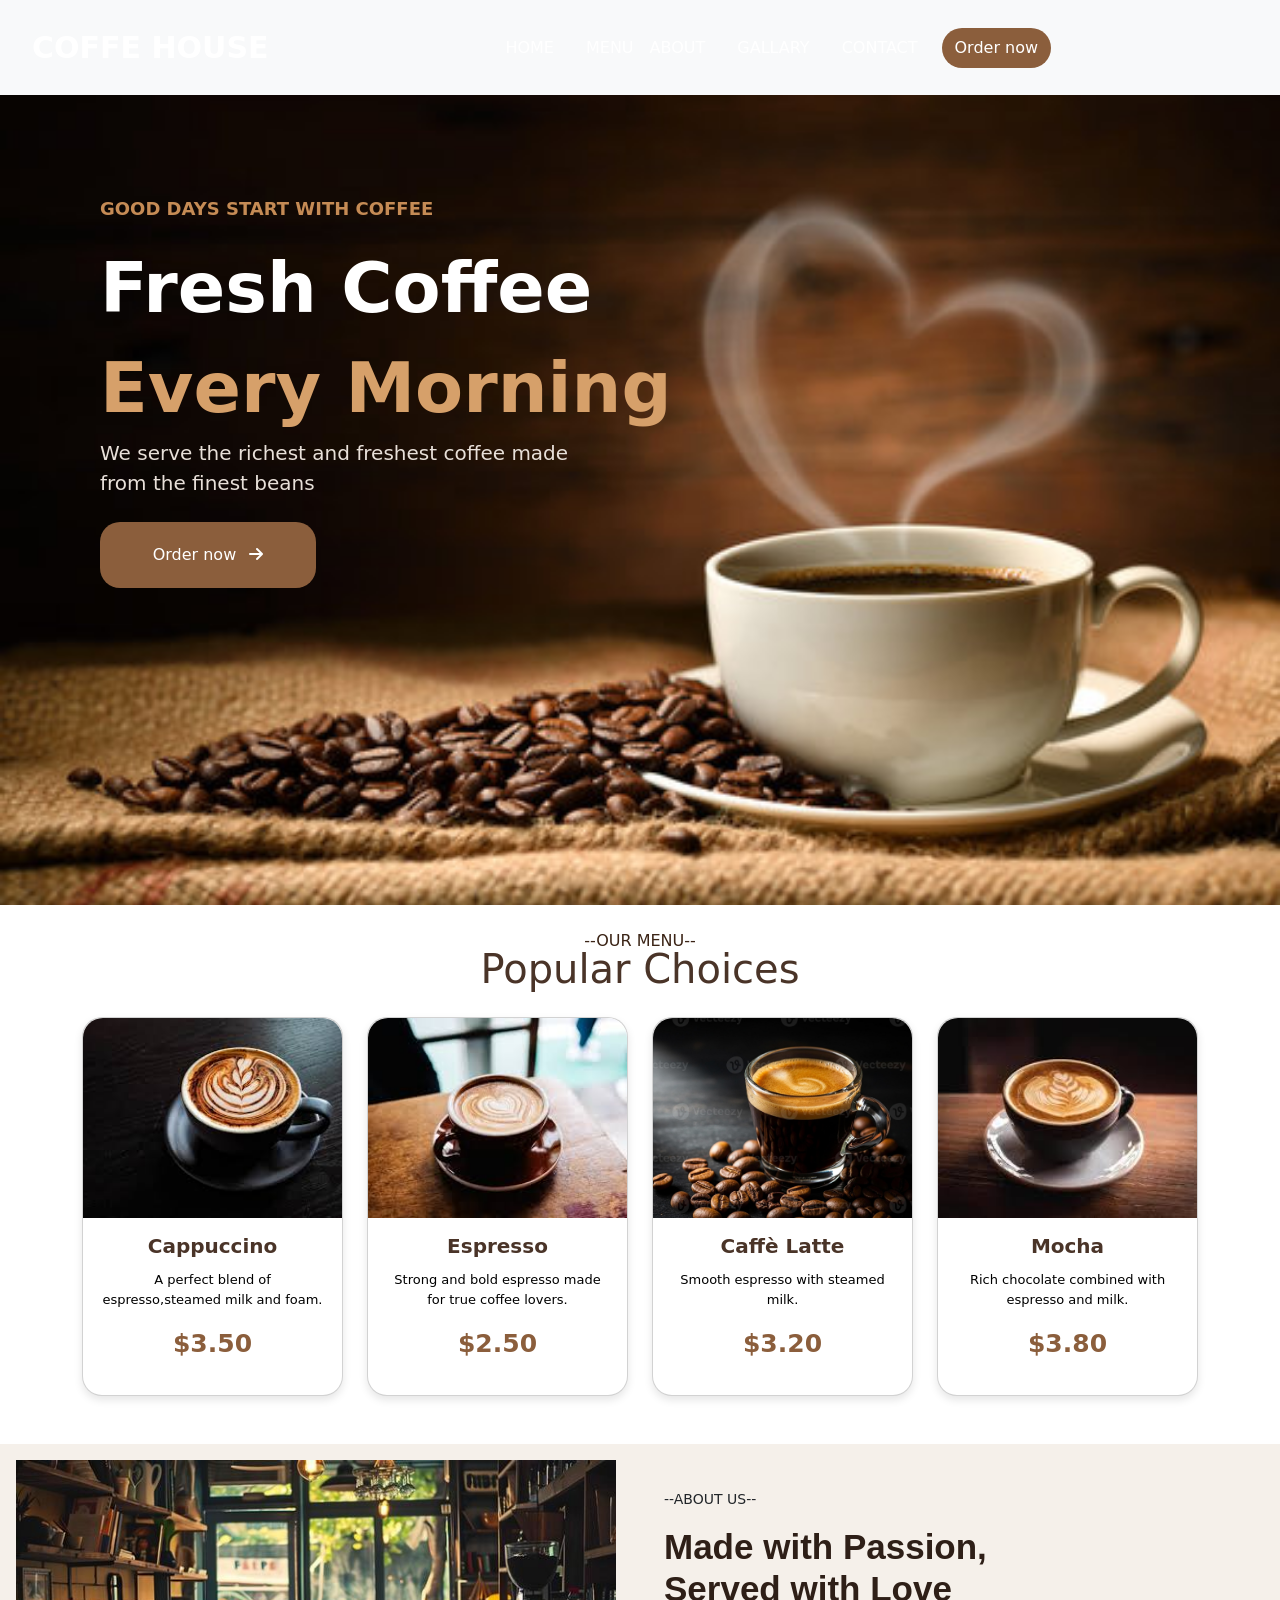
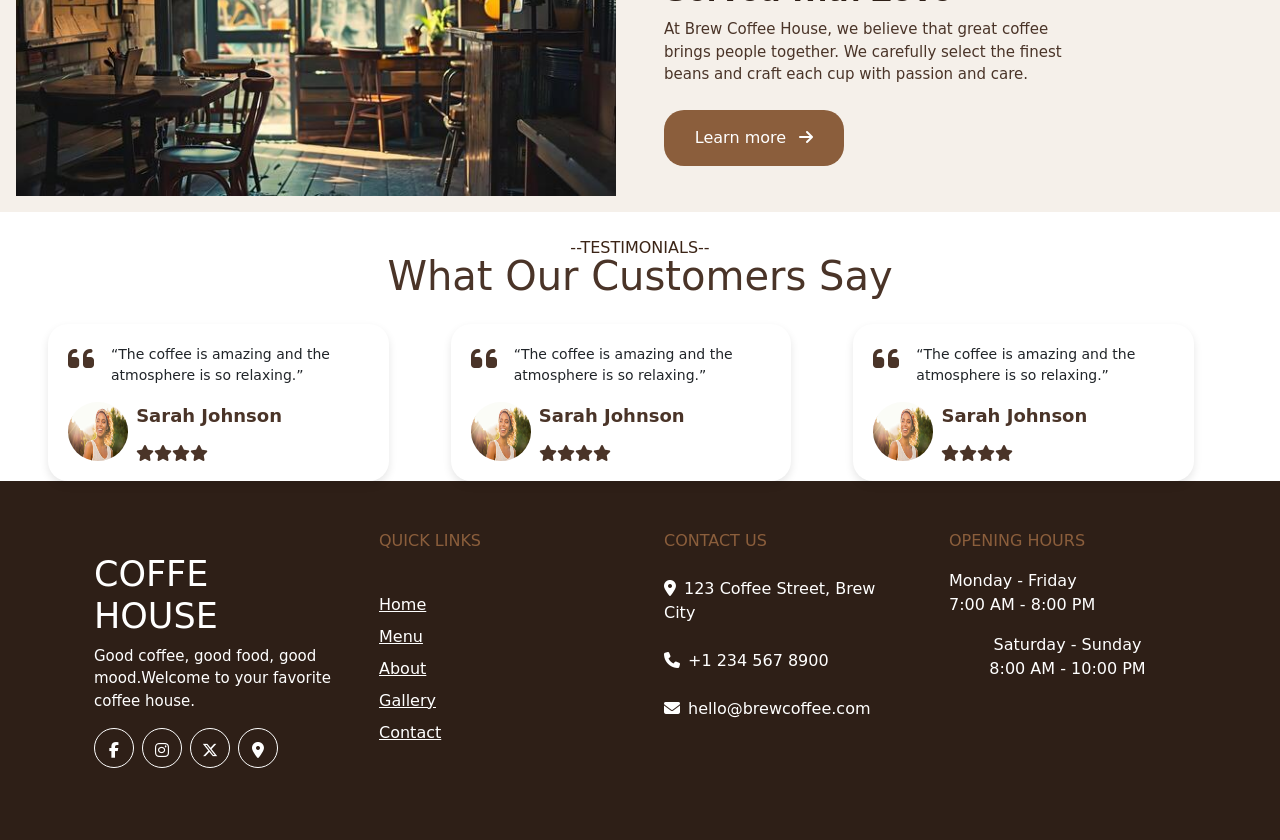
<file: index.html>
<!doctype html>
<html lang="en">
<head>
    <meta charset="utf-8">
    <meta name="viewport" content="width=device-width, initial-scale=1, shrink-to-fit=no">
    <link href="https://cdn.jsdelivr.net/npm/bootstrap@5.0.1/dist/css/bootstrap.min.css" rel="stylesheet" integrity="sha384-+0n0xVW2eSR5OomGNYDnhzAbDsOXxcvSN1TPprVMTNDbiYZCxYbOOl7+AMvyTG2x" crossorigin="anonymous">
    <title>coffe</title>
    <link href="style.css" rel="stylesheet" />
    <link rel="stylesheet" href="https://cdnjs.cloudflare.com/ajax/libs/font-awesome/6.5.1/css/all.min.css">
</head>
<body>
    
    <nav class="navbar navbar-expand-lg bg-body-tertiary">
  <div class="container-fluid">
    <a class="navbar-brand" href="#">COFFE HOUSE</a>
    <button class="navbar-toggler" type="button" data-bs-toggle="collapse" data-bs-target="#navbarNav" aria-controls="navbarNav" aria-expanded="false" aria-label="Toggle navigation">
      <span class="navbar-toggler-icon"></span>
    </button>
    <div class="collapse navbar-collapse" id="navbarNav">
      <ul class="navbar-nav mx-auto">
        <li class="nav-item">
          <a class="nav-link active ms-3" aria-current="page" href="#homepage">Home</a>
        </li>
        <li class="nav-item">
          <a class="nav-link ms-3" href="#menupage">Menu</a>
        </li>
        <li class="nav-item">
          <a class="nav-link" href="#aboutpage">About</a>
        </li>
        <li class="nav-item">
          <a class="nav-link ms-3" href="#gallary">Gallary</a>
        </li>
        <li class="nav-item">
          <a class="nav-link ms-3" href="#contactpage">Contact</a>
        </li>
        <button class="btn btn1 ms-3">Order now</button>
      </ul>
    </div>
  </div>
</nav>

<section class="section1" id="homepage">
    <div class="first-container">
        
                    <div class="d-flex flex-column justify-content-start P-5">
                       <p class="s1-para1">GOOD DAYS START WITH COFFEE</p>
                       <h1 class="s1-heading1 mt-2">Fresh Coffee</h1>
                       <h1 class="s1-heading1 heading2 mt-2">Every Morning</h1>
                        <p class="s1-para2">We serve the richest and freshest coffee made from the finest beans</p>
                        <button class="btn btn1 s1-btn1 mt-2">Order now <i class="fa-solid fa-arrow-right ms-2"></i></button>
                    </div>
                </div>
            
    </div>
</section>


<section class="section2" id="menupage">
     <p class="s2-para1 mt-4">--OUR MENU--</p>
      <h1 class="s2-heading1  mb-3">Popular Choices</h1>
      <div class="container mt-5">
        <div class="row">
            <div class=" col-12 col-lg-3 col-md-6 col-sm-12">
                <div class="card">
                    <img src="images/card1.jpeg" class="box-image">
                    <div class="card-body p-3 d-flex flex-column justify-content-center">
                       <h5 class="card-title">Cappuccino</h5>
                         <p class="card-para mt-1">A perfect blend of espresso,steamed milk and foam.</p>
                         <p class="card-price">$3.50</p>
                        </div>
                        </div>
                        </div>
                        <div class=" col-12 col-lg-3 col-md-6 col-sm-12">
                <div class="card">
                    <img src="images/card2.jpeg" class="box-image">
                    <div class="card-body p-3 d-flex flex-column justify-content-center">
                       <h5 class="card-title">Espresso</h5>
                         <p class="card-para mt-1">Strong and bold espresso made for true coffee lovers.</p>
                         <p class="card-price">$2.50</p>
                        </div>
                        </div>
                        </div>
                        <div class=" col-12 col-lg-3 col-md-6 col-sm-12">
                <div class="card">
                    <img src="images/card3.jpeg" class="box-image">
                    <div class="card-body p-3 d-flex flex-column justify-content-center">
                       <h5 class="card-title">Caffè Latte</h5>
                         <p class="card-para mt-1">Smooth espresso with steamed milk.</p>
                         <p class="card-price">$3.20</p>
                        </div>
                        </div>
                        </div>
                        <div class=" col-12 col-lg-3 col-md-6 col-sm-12">
                <div class="card">
                    <img src="images/card4.jpeg" class="box-image">
                    <div class="card-body p-3 d-flex flex-column justify-content-center">
                       <h5 class="card-title">Mocha</h5>
                         <p class="card-para mt-1">Rich chocolate combined with espresso and milk.</p>
                         <p class="card-price">$3.80</p>
                        </div>
                        </div>
                        </div>

                        </div>
                        </div>
                        </div>
  </section>

<section class="section3 mt-5 p-3" id="aboutpage">

    <div class="row g-5">
        <div class="col-12 col-lg-6">
            <img src="images/section3.jpeg" class="s3-image">
        </div>
        <div class="col-12 col-lg-6  d-flex flex-column justify-content-center p-4">
            <p class="s3-para1">
                  --ABOUT US--
            </p>
            <h2 class="s3-heading1">Made with Passion,<br>
              Served with Love</h2>
              <p class="s3-para2">At Brew Coffee House, we believe that great coffee brings people together. We carefully select the finest beans and craft each cup with passion and care.</p>
              <button class="btn btn1 s1-btn1 s3-btn mt-2">Learn more <i class="fa-solid fa-arrow-right ms-2"></i></button>
       </div>
       </div>
  </section>

<section class="section4" id="aboutpage">
    <p class="s2-para1 mt-4">--TESTIMONIALS--</p>
      <h1 class="s2-heading1  mb-3">What Our Customers Say</h1>
     <div class="contianer mt-5 ps-5 pe-5">
       <div class="row">
          <div class="col-12 col-lg-4 col-md-6 col-sm-12">
             <div class="person-card">
                <div class="d-flex justify-content-start">
                   <i class="fa-solid fa-quote-left me-3"></i>
                    <p class="s3-para1">
                      “The coffee is amazing and the atmosphere is so relaxing.”
                    </p>
                </div>
                 <div class="d-flex">
                  <img src="images/person1.jpg" class="person-image" />
                    <div class="d-flex flex-column">
                      <p class="person-name ms-2">Sarah Johnson</p>
                     <div class="d-flex stars ms-2"><i class="fa-solid fa-star"></i>
                      <i class="fa-solid fa-star"></i>
                      <i class="fa-solid fa-star"></i>
                      <i class="fa-solid fa-star"></i></div> 
                    </div>
                 </div>
                  
             </div>    
       </div>
       <div class="col-12 col-lg-4 col-md-6 col-sm-12">
             <div class="person-card p5">
                <div class="d-flex justify-content-start">
                   <i class="fa-solid fa-quote-left me-3"></i>
                    <p class="s3-para1">
                      “The coffee is amazing and the atmosphere is so relaxing.”
                    </p>
                </div>
                 <div class="d-flex">
                  <img src="images/person1.jpg" class="person-image" />
                    <div class="d-flex flex-column">
                      <p class="person-name ms-2">Sarah Johnson</p>
                     <div class="d-flex stars ms-2"><i class="fa-solid fa-star"></i>
                      <i class="fa-solid fa-star"></i>
                      <i class="fa-solid fa-star"></i>
                      <i class="fa-solid fa-star"></i></div> 
                    </div>
                 </div>
                  
             </div>    
       </div>
       <div class="col-12 col-lg-4 col-md-6 col-sm-12">
             <div class="person-card p5">
                <div class="d-flex justify-content-start">
                   <i class="fa-solid fa-quote-left me-3"></i>
                    <p class="s3-para1">
                      “The coffee is amazing and the atmosphere is so relaxing.”
                    </p>
                </div>
                 <div class="d-flex">
                  <img src="images/person1.jpg" class="person-image" />
                    <div class="d-flex flex-column">
                      <p class="person-name ms-2">Sarah Johnson</p>
                     <div class="d-flex stars ms-2"><i class="fa-solid fa-star"></i>
                      <i class="fa-solid fa-star"></i>
                      <i class="fa-solid fa-star"></i>
                      <i class="fa-solid fa-star"></i></div> 
                    </div>
                 </div>
                  
             </div>    
       </div>  

     </div>
    </div>
    </section>

<footer class="footer p-5" id="contactpage">
    <div class="container">
      <div class="row">
        <div class="col-12 col-lg-3 p-4">
          <div class="d-flex flex-column">
            <h2 class="last-logo">COFFE <br>HOUSE</h2>
             <p class="last-para">
              Good coffee, good food, good mood.Welcome to your favorite coffee house.
             </p>
             <div class="d-flex icon-box">
             <div class="boxes me-2 ">
               <i class="fa-brands fa-facebook-f"></i>
             </div>
             <div class="boxes me-2">
               <i class="fa-brands fa-instagram"></i>
             </div>
             <div class="boxes me-2">
               <i class="fa-brands fa-x-twitter"></i>
             </div>
             <div class="boxes me-2">
               <i class="fa-solid fa-location-dot"></i>
             </div>
          </div>
          </div>
        </div>
       <div class="col-12 col-lg-3 d-flex flex-column justify-content-start">
        <div class="container d-flex flex-column justify-content-start">
          <p class="footer-text">QUICK LINKS</p>
        <a href="" class="mt-4"  class="text">Home</a>
          <a href="" class="mt-2" class="text" >Menu</a>
          <a href="#" class=" mt-2" class="text">About</a>
           <a href="#" class="mt-2" class="text">Gallery</a>
            <a href="#" class="mt-2" class="text">Contact</a>  
        </div>
      </div>
      <div class="col-12 col-lg-3 d-flex flex-column justify-content-start">
    <div class="container d-flex flex-column justify-content-start">
        <p class="footer-text1">CONTACT US</p>

        <p class="text-para mt-2"><i class="fa-solid fa-location-dot me-2"></i>123 Coffee Street, Brew City</p>

        <p class="text-para mt-2"><i class="fa-solid fa-phone me-2"></i>+1 234 567 8900</p>

        <p class="text-para mt-2"><i class="fa-solid fa-envelope me-2"></i>hello@brewcoffee.com</p>
    </div>
</div>

<div class="col-12 col-lg-3 d-flex flex-column justify-content-start">
    <div class="container d-flex flex-column justify-content-start">
        <p class="footer-text">OPENING HOURS</p>

        <p class="small-text">
            Monday - Friday<br>
            7:00 AM - 8:00 PM
        </p>

        <p class="text">
            Saturday - Sunday<br>
            8:00 AM - 10:00 PM
        </p>
    </div>
</div>
      </div>
      </div>
    </div>
</footer>

    <script src="https://cdn.jsdelivr.net/npm/bootstrap@5.0.1/dist/js/bootstrap.bundle.min.js" integrity="sha384-gtEjrD/SeCtmISkJkNUaaKMoLD0//ElJ19smozuHV6z3Iehds+3Ulb9Bn9Plx0x4" crossorigin="anonymous"></script>
</body>
</html>
</file>
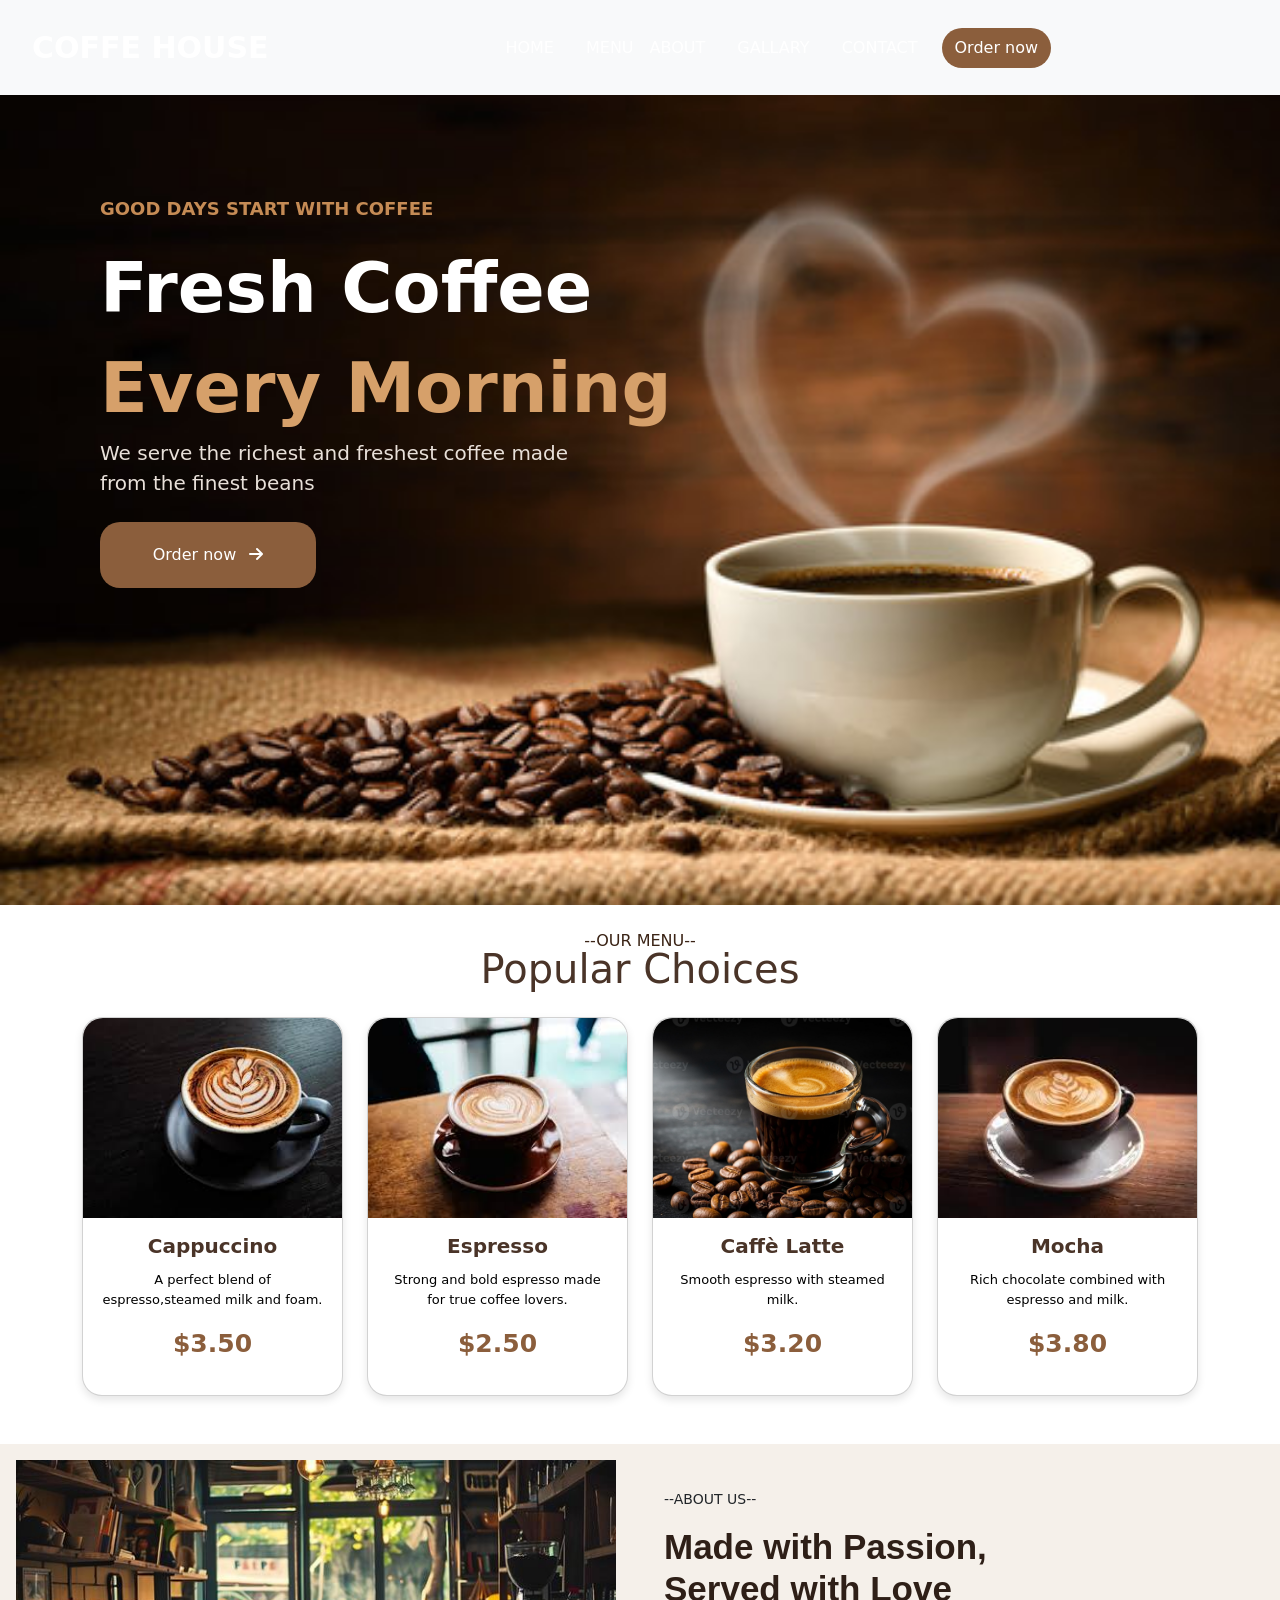
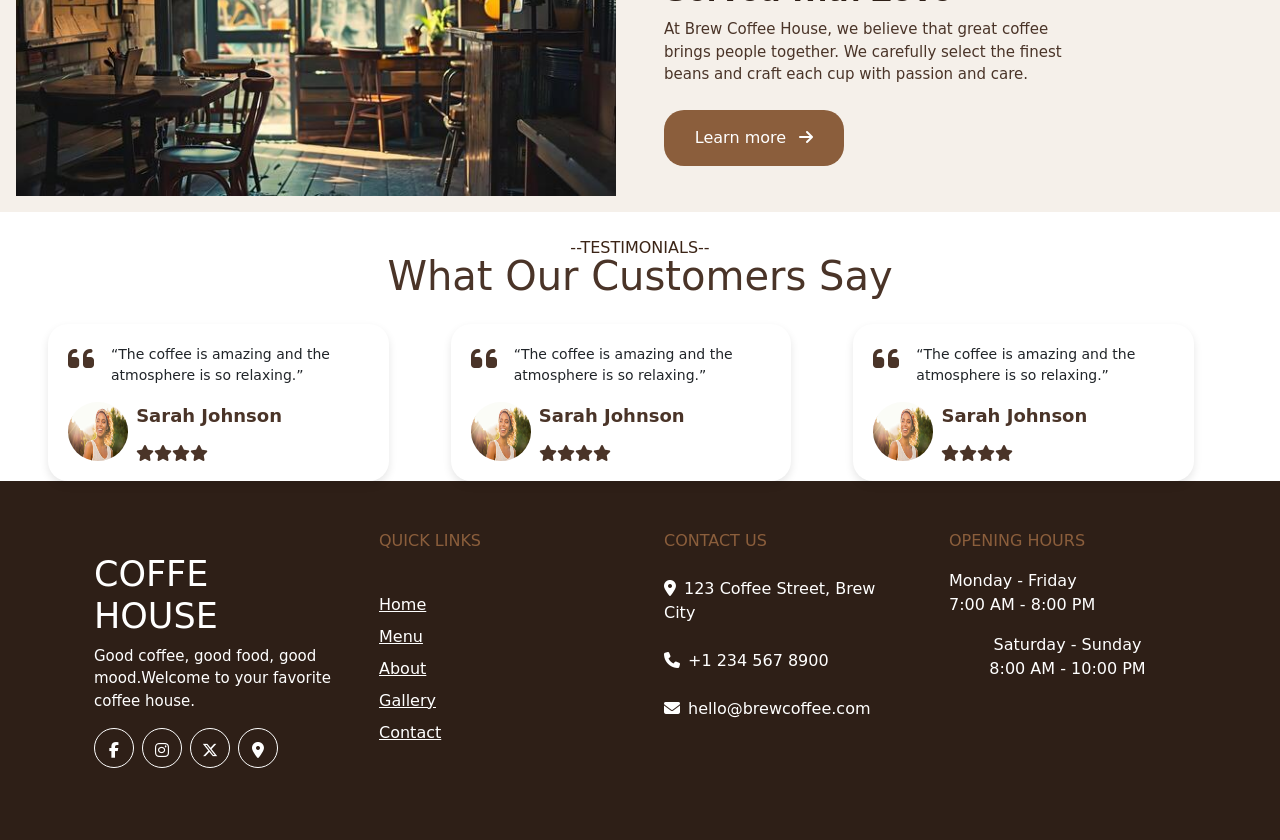
<file: task2.html>
<!doctype html>
<html lang="en">
<head>
    <meta charset="utf-8">
    <meta name="viewport" content="width=device-width, initial-scale=1, shrink-to-fit=no">
    <link href="https://cdn.jsdelivr.net/npm/bootstrap@5.0.1/dist/css/bootstrap.min.css" rel="stylesheet" integrity="sha384-+0n0xVW2eSR5OomGNYDnhzAbDsOXxcvSN1TPprVMTNDbiYZCxYbOOl7+AMvyTG2x" crossorigin="anonymous">
    <title>coffe</title>
    <link href="task2.css" rel="stylesheet" />
    <link rel="stylesheet" href="https://cdnjs.cloudflare.com/ajax/libs/font-awesome/6.5.1/css/all.min.css">
</head>
<body>
    
    <nav class="navbar navbar-expand-lg bg-body-tertiary">
  <div class="container-fluid">
    <a class="navbar-brand" href="#">COFFE HOUSE</a>
    <button class="navbar-toggler" type="button" data-bs-toggle="collapse" data-bs-target="#navbarNav" aria-controls="navbarNav" aria-expanded="false" aria-label="Toggle navigation">
      <span class="navbar-toggler-icon"></span>
    </button>
    <div class="collapse navbar-collapse" id="navbarNav">
      <ul class="navbar-nav mx-auto">
        <li class="nav-item">
          <a class="nav-link active ms-3" aria-current="page" href="#homepage">Home</a>
        </li>
        <li class="nav-item">
          <a class="nav-link ms-3" href="#menupage">Menu</a>
        </li>
        <li class="nav-item">
          <a class="nav-link" href="#aboutpage">About</a>
        </li>
        <li class="nav-item">
          <a class="nav-link ms-3" href="#gallary">Gallary</a>
        </li>
        <li class="nav-item">
          <a class="nav-link ms-3" href="#contactpage">Contact</a>
        </li>
        <button class="btn btn1 ms-3">Order now</button>
      </ul>
    </div>
  </div>
</nav>

<section class="section1" id="homepage">
    <div class="first-container">
        
                    <div class="d-flex flex-column justify-content-start P-5">
                       <p class="s1-para1">GOOD DAYS START WITH COFFEE</p>
                       <h1 class="s1-heading1 mt-2">Fresh Coffee</h1>
                       <h1 class="s1-heading1 heading2 mt-2">Every Morning</h1>
                        <p class="s1-para2">We serve the richest and freshest coffee made from the finest beans</p>
                        <button class="btn btn1 s1-btn1 mt-2">Order now <i class="fa-solid fa-arrow-right ms-2"></i></button>
                    </div>
                </div>
            
    </div>
</section>


<section class="section2" id="menupage">
     <p class="s2-para1 mt-4">--OUR MENU--</p>
      <h1 class="s2-heading1  mb-3">Popular Choices</h1>
      <div class="container mt-5">
        <div class="row">
            <div class=" col-12 col-lg-3 col-md-6 col-sm-12">
                <div class="card">
                    <img src="images/card1.jpeg" class="box-image">
                    <div class="card-body p-3 d-flex flex-column justify-content-center">
                       <h5 class="card-title">Cappuccino</h5>
                         <p class="card-para mt-1">A perfect blend of espresso,steamed milk and foam.</p>
                         <p class="card-price">$3.50</p>
                        </div>
                        </div>
                        </div>
                        <div class=" col-12 col-lg-3 col-md-6 col-sm-12">
                <div class="card">
                    <img src="images/card2.jpeg" class="box-image">
                    <div class="card-body p-3 d-flex flex-column justify-content-center">
                       <h5 class="card-title">Espresso</h5>
                         <p class="card-para mt-1">Strong and bold espresso made for true coffee lovers.</p>
                         <p class="card-price">$2.50</p>
                        </div>
                        </div>
                        </div>
                        <div class=" col-12 col-lg-3 col-md-6 col-sm-12">
                <div class="card">
                    <img src="images/card3.jpeg" class="box-image">
                    <div class="card-body p-3 d-flex flex-column justify-content-center">
                       <h5 class="card-title">Caffè Latte</h5>
                         <p class="card-para mt-1">Smooth espresso with steamed milk.</p>
                         <p class="card-price">$3.20</p>
                        </div>
                        </div>
                        </div>
                        <div class=" col-12 col-lg-3 col-md-6 col-sm-12">
                <div class="card">
                    <img src="images/card4.jpeg" class="box-image">
                    <div class="card-body p-3 d-flex flex-column justify-content-center">
                       <h5 class="card-title">Mocha</h5>
                         <p class="card-para mt-1">Rich chocolate combined with espresso and milk.</p>
                         <p class="card-price">$3.80</p>
                        </div>
                        </div>
                        </div>

                        </div>
                        </div>
                        </div>
  </section>

<section class="section3 mt-5 p-3" id="aboutpage">

    <div class="row g-5">
        <div class="col-12 col-lg-6">
            <img src="images/section3.jpeg" class="s3-image">
        </div>
        <div class="col-12 col-lg-6  d-flex flex-column justify-content-center p-4">
            <p class="s3-para1">
                  --ABOUT US--
            </p>
            <h2 class="s3-heading1">Made with Passion,<br>
              Served with Love</h2>
              <p class="s3-para2">At Brew Coffee House, we believe that great coffee brings people together. We carefully select the finest beans and craft each cup with passion and care.</p>
              <button class="btn btn1 s1-btn1 s3-btn mt-2">Learn more <i class="fa-solid fa-arrow-right ms-2"></i></button>
       </div>
       </div>
  </section>

<section class="section4" id="aboutpage">
    <p class="s2-para1 mt-4">--TESTIMONIALS--</p>
      <h1 class="s2-heading1  mb-3">What Our Customers Say</h1>
     <div class="contianer mt-5 ps-5 pe-5">
       <div class="row">
          <div class="col-12 col-lg-4 col-md-6 col-sm-12">
             <div class="person-card">
                <div class="d-flex justify-content-start">
                   <i class="fa-solid fa-quote-left me-3"></i>
                    <p class="s3-para1">
                      “The coffee is amazing and the atmosphere is so relaxing.”
                    </p>
                </div>
                 <div class="d-flex">
                  <img src="images/person1.jpg" class="person-image" />
                    <div class="d-flex flex-column">
                      <p class="person-name ms-2">Sarah Johnson</p>
                     <div class="d-flex stars ms-2"><i class="fa-solid fa-star"></i>
                      <i class="fa-solid fa-star"></i>
                      <i class="fa-solid fa-star"></i>
                      <i class="fa-solid fa-star"></i></div> 
                    </div>
                 </div>
                  
             </div>    
       </div>
       <div class="col-12 col-lg-4 col-md-6 col-sm-12">
             <div class="person-card p5">
                <div class="d-flex justify-content-start">
                   <i class="fa-solid fa-quote-left me-3"></i>
                    <p class="s3-para1">
                      “The coffee is amazing and the atmosphere is so relaxing.”
                    </p>
                </div>
                 <div class="d-flex">
                  <img src="images/person1.jpg" class="person-image" />
                    <div class="d-flex flex-column">
                      <p class="person-name ms-2">Sarah Johnson</p>
                     <div class="d-flex stars ms-2"><i class="fa-solid fa-star"></i>
                      <i class="fa-solid fa-star"></i>
                      <i class="fa-solid fa-star"></i>
                      <i class="fa-solid fa-star"></i></div> 
                    </div>
                 </div>
                  
             </div>    
       </div>
       <div class="col-12 col-lg-4 col-md-6 col-sm-12">
             <div class="person-card p5">
                <div class="d-flex justify-content-start">
                   <i class="fa-solid fa-quote-left me-3"></i>
                    <p class="s3-para1">
                      “The coffee is amazing and the atmosphere is so relaxing.”
                    </p>
                </div>
                 <div class="d-flex">
                  <img src="images/person1.jpg" class="person-image" />
                    <div class="d-flex flex-column">
                      <p class="person-name ms-2">Sarah Johnson</p>
                     <div class="d-flex stars ms-2"><i class="fa-solid fa-star"></i>
                      <i class="fa-solid fa-star"></i>
                      <i class="fa-solid fa-star"></i>
                      <i class="fa-solid fa-star"></i></div> 
                    </div>
                 </div>
                  
             </div>    
       </div>  

     </div>
    </div>
    </section>

<footer class="footer p-5" id="contactpage">
    <div class="container">
      <div class="row">
        <div class="col-12 col-lg-3 p-4">
          <div class="d-flex flex-column">
            <h2 class="last-logo">COFFE <br>HOUSE</h2>
             <p class="last-para">
              Good coffee, good food, good mood.Welcome to your favorite coffee house.
             </p>
             <div class="d-flex">
             <div class="boxes me-2 ">
               <i class="fa-brands fa-facebook-f"></i>
             </div>
             <div class="boxes me-2">
               <i class="fa-brands fa-instagram"></i>
             </div>
             <div class="boxes me-2">
               <i class="fa-brands fa-x-twitter"></i>
             </div>
             <div class="boxes me-2">
               <i class="fa-solid fa-location-dot"></i>
             </div>
          </div>
          </div>
        </div>
       <div class="col-12 col-lg-3 d-flex flex-column justify-content-start">
        <div class="container d-flex flex-column justify-content-start">
          <p class="footer-text">QUICK LINKS</p>
        <a href="" class="mt-4"  class="text">Home</a>
          <a href="" class="mt-2" class="text" >Menu</a>
          <a href="#" class=" mt-2" class="text">About</a>
           <a href="#" class="mt-2" class="text">Gallery</a>
            <a href="#" class="mt-2" class="text">Contact</a>  
        </div>
      </div>
      <div class="col-12 col-lg-3 d-flex flex-column justify-content-start">
    <div class="container d-flex flex-column justify-content-start">
        <p class="footer-text1">CONTACT US</p>

        <p class="text-para mt-2"><i class="fa-solid fa-location-dot me-2"></i>123 Coffee Street, Brew City</p>

        <p class="text-para mt-2"><i class="fa-solid fa-phone me-2"></i>+1 234 567 8900</p>

        <p class="text-para mt-2"><i class="fa-solid fa-envelope me-2"></i>hello@brewcoffee.com</p>
    </div>
</div>

<div class="col-12 col-lg-3 d-flex flex-column justify-content-start">
    <div class="container d-flex flex-column justify-content-start">
        <p class="footer-text">OPENING HOURS</p>

        <p class="small-text">
            Monday - Friday<br>
            7:00 AM - 8:00 PM
        </p>

        <p class="text">
            Saturday - Sunday<br>
            8:00 AM - 10:00 PM
        </p>
    </div>
</div>
      </div>
      </div>
    </div>
</footer>

    <script src="https://cdn.jsdelivr.net/npm/bootstrap@5.0.1/dist/js/bootstrap.bundle.min.js" integrity="sha384-gtEjrD/SeCtmISkJkNUaaKMoLD0//ElJ19smozuHV6z3Iehds+3Ulb9Bn9Plx0x4" crossorigin="anonymous"></script>
</body>
</html>
</file>
<file: style.css>
.navbar{
    background-color:black;
    color: white;
    padding: 20px;
}
.nav-link{
    color: white;
    text-transform: uppercase;
    font-weight: 500;
}
.navbar-brand{
    color:  #8B5E3C;
    font-weight: bold;
    font-size: 30px;
    
}
.navbar-brand:hover{
    color: white;
}
.btn1{
    color: white !important;
    background-color: #8B5E3C;
    border-radius: 20px;
    font-weight: 500;

}
.section1{
    background-image: url('images/coffe1.jpg');
    background-size: cover;
     background-position:center;
        background-repeat:no-repeat;
        height: 90vh;
}
.s1-para1{
    color:#C58B55;
    font-size: 18px;
    text-transform: uppercase;
    font-weight: bold;
}
.s1-heading1{
    font-size: 70px;
    font-weight: bold;
    color: white;
   
}
.heading2{
    color:#D6A06A !important;
}
.first-container{
    padding: 100px;
}
.s1-para2{
     color: #E8E0D9;
     font-size: 20px !important;
     width: 500px;
}
 .s1-btn1{
    width: 20%;
    padding: 20px;
}
.s2-para1{
    color: #3B2416;
    text-align: center;
}
.card-title{
    font-size: 20px;
    font-weight: bold;
    color:#4A3428;
    text-align: center;
}
.s2-heading1{
    color: #4A3428;
    text-align: center;
    font-size: 40px;
    line-height: 0px;
}
.card-para{
    color:black;
   font-size: 13px;
    text-align: center;
}
.card-price{
    color: #8B5E3C;
    font-size: 25px;
    font-weight: bold;
    text-align: center;
  
}
.box-image{
    height: 200px;
    width: 100%;
}
.card{

    box-shadow: 0 4px 8px rgba(0,0,0,0.1);
    border-radius: 20px !important;
    height: 100% !important;
}
.box-image{
    width: 100%;
    
    object-fit: cover;
    border-radius: 20px 20px 0 0 !important;
}
.s3-heading1{
    color: #2E1F17;
    font-size: 35px;
    font-weight: bold;
    font-family: 'Arial', sans-serif;
}
.s3-para1{
    font-size: 14px;
}
.s3-image{
    width: 100%;
    height: auto;
}
.s3-para2{
    color: #4A3428;
    font-size: 15px;
    width: 400px;
}
.s3-btn{
    width: 30%;
    padding: 15px;
}
.section3{
    background-color:#F5F0EA;
}
.person-image{
    width:20%;
    height: auto;
    border-radius: 50%;
}
.person-name{
    font-size: 18px;
    font-weight: bold;
    color: #4A3428;
}
.fa-star{
    color: #4A3428;
}
.fa-quote-left{
    color: #4A3428;
    font-size: 30px;
}
.star{
    line-height: 0px;
}
.person-name{
    font-size: 18px;
    font-weight: bold;
    color: #4A3428;
}
.s3-para1{
    font-size: 14px;
}
.person-card{
    box-shadow: 0 4px 8px rgba(0,0,0,0.1);
    border-radius: 20px !important;
    padding: 20px;
    height: 100%;
    width: 90%;
}
.section4{
  background-color: #ffffff;
}
.boxes{
    border-radius: 50% !important;
    background-color:transparent;
    border: 1px solid white;
    padding: 10px;
    width: 40px;
    height: 40px;
}
.last-logo{
    font-size: 35px;
    text-align: start;
}
.last-logo:hover{
    color: #8B5E3C;
}
.footer{
    background-color: #2E1F17;
    color: white;
    text-align: center;
    padding: 20px;
}
.last-para{
    font-size: 15px;
    text-align: start;
}
a{
    color: white !important;
    text-align: start;
}
.footer-text{
    color:#8B5E3C;
    text-align: start;
}
.text-para{
    text-align:start;
}
.small-text{
    text-align: start;
}
.footer-text1{
    color:#8B5E3C;
    text-align: start;
}

@media (max-width: 992px) {

    .navbar {
        padding: 15px;
    }

    .navbar-nav {
        text-align: center;
    }

    .btn1 {
        margin-top: 10px;
        width: 30% !important;
        height: auto !important;
    }

    .first-container {
        padding: 60px 40px;
    }

    .s1-heading1 {
        font-size: 50px;
    }

    .s1-para2 {
        width: 100%;
        font-size: 18px;
    }

    .s1-btn1,
    .s3-btn {
        width: auto;
        padding: 12px 25px;
    }

    .section1 {
        height: auto;
        min-height: 80vh;
    }

    .s3-image {
        width: 100%;
        height: auto;
        margin-bottom: 30px;
    }
    .small-text{
    text-align: center !important;
}

    .s3-para2 {
        width: 100%;
    }

    .person-image {
        width: 60px;
        height: 60px;
    }

    .person-card {
        width: 100%;
        margin-bottom: 20px;
    }

    .footer {
        text-align: center !important;
    }

    .last-logo,
    .last-para,
    .footer-text,
    .footer-text1,
    .text,
    .text-para,
    a {
        text-align: center !important;
    }

    .boxes {
        margin-bottom: 10px;
    }
      .icon-box{
        display: flex;
        flex-direction: row;
        justify-content: center !important;
    }
}



@media (max-width: 768px) {

    .navbar-brand {
        font-size: 24px;
    }

    .section1 {
        height: auto;
        padding: 50px 0;
    }

    .first-container {
        padding: 40px 20px;
        text-align: center;
    }

    .s1-heading1 {
        font-size: 38px;
        line-height: 1.2;
    }

    .s1-para1 {
        font-size: 14px;
    }

    .s1-para2 {
        width: 100%;
        font-size: 16px;
        margin: auto;
    }
    .btn1 {
        margin-top: 10px;
        width: 30% !important;
        height: auto !important;
    }

    .s1-btn1,
    .s3-btn {
        width: 70%;
        margin: auto;
    }

    .s2-heading1 {
        font-size: 30px;
        line-height: normal;
    }

    .card {
        margin-bottom: 20px;
    }

    .box-image {
        height: 220px;
    }

    .s3-heading1 {
        font-size: 28px;
        text-align: center;
    }

    .s3-para1,
    .s3-para2 {
        text-align: center;
    }

    .person-card {
        width: 100%;
        margin-bottom: 20px;
    }

    .person-image {
        width: 55px;
        height: 55px;
    }

    .footer .row > div {
        margin-bottom: 30px;
    }

    .boxes {
        width: 38px;
        height: 38px;
    }.small-text{
    text-align: center !important;
}
  .icon-box{
        display: flex;
        flex-direction: row;
        justify-content: center !important;
    }

}



@media (max-width: 576px) {

    .navbar-brand {
        font-size: 20px;
    }

    .first-container {
        padding: 30px 15px;
    }

    .s1-heading1 {
        font-size: 30px;
    }

    .s1-para2 {
        font-size: 15px;
    }
    .btn1 {
        margin-top: 10px;
        width: 30% !important;
        height: auto !important;
    }

    .s1-btn1,
    .s3-btn {
        width: 90%;
    }

    .s2-heading1 {
        font-size: 24px;
    }

    .s3-heading1 {
        font-size: 24px;
    }

    .card-title {
        font-size: 18px;
    }

    .card-price {
        font-size: 22px;
    }

    .person-name {
        font-size: 16px;
    }

    .last-logo {
        font-size: 28px;
    }
    .icon-box{
        display: flex;
        flex-direction: row;
        justify-content: center !important;
    }
    .footer {
        padding: 30px 15px !important;
    }
    .small-text{
    text-align: center !important;
}
}
</file>
<file: task2.css>
.navbar{
    background-color:black;
    color: white;
    padding: 20px;
}
.nav-link{
    color: white;
    text-transform: uppercase;
    font-weight: 500;
}
.navbar-brand{
    color:  #8B5E3C;
    font-weight: bold;
    font-size: 30px;
    
}
.navbar-brand:hover{
    color: white;
}
.btn1{
    color: white !important;
    background-color: #8B5E3C;
    border-radius: 20px;
    font-weight: 500;

}
.section1{
    background-image: url('images/coffe1.jpg');
    background-size: cover;
     background-position:center;
        background-repeat:no-repeat;
        height: 90vh;
}
.s1-para1{
    color:#C58B55;
    font-size: 18px;
    text-transform: uppercase;
    font-weight: bold;
}
.s1-heading1{
    font-size: 70px;
    font-weight: bold;
    color: white;
   
}
.heading2{
    color:#D6A06A !important;
}
.first-container{
    padding: 100px;
}
.s1-para2{
     color: #E8E0D9;
     font-size: 20px !important;
     width: 500px;
}
 .s1-btn1{
    width: 20%;
    padding: 20px;
}
.s2-para1{
    color: #3B2416;
    text-align: center;
}
.card-title{
    font-size: 20px;
    font-weight: bold;
    color:#4A3428;
    text-align: center;
}
.s2-heading1{
    color: #4A3428;
    text-align: center;
    font-size: 40px;
    line-height: 0px;
}
.card-para{
    color:black;
   font-size: 13px;
    text-align: center;
}
.card-price{
    color: #8B5E3C;
    font-size: 25px;
    font-weight: bold;
    text-align: center;
  
}
.box-image{
    height: 200px;
    width: 100%;
}
.card{

    box-shadow: 0 4px 8px rgba(0,0,0,0.1);
    border-radius: 20px !important;
    height: 100% !important;
}
.box-image{
    width: 100%;
    
    object-fit: cover;
    border-radius: 20px 20px 0 0 !important;
}
.s3-heading1{
    color: #2E1F17;
    font-size: 35px;
    font-weight: bold;
    font-family: 'Arial', sans-serif;
}
.s3-para1{
    font-size: 14px;
}
.s3-image{
    width: 100%;
    height: auto;
}
.s3-para2{
    color: #4A3428;
    font-size: 15px;
    width: 400px;
}
.s3-btn{
    width: 30%;
    padding: 15px;
}
.section3{
    background-color:#F5F0EA;
}
.person-image{
    width:20%;
    height: auto;
    border-radius: 50%;
}
.person-name{
    font-size: 18px;
    font-weight: bold;
    color: #4A3428;
}
.fa-star{
    color: #4A3428;
}
.fa-quote-left{
    color: #4A3428;
    font-size: 30px;
}
.star{
    line-height: 0px;
}
.person-name{
    font-size: 18px;
    font-weight: bold;
    color: #4A3428;
}
.s3-para1{
    font-size: 14px;
}
.person-card{
    box-shadow: 0 4px 8px rgba(0,0,0,0.1);
    border-radius: 20px !important;
    padding: 20px;
    height: 100%;
    width: 90%;
}
.section4{
  background-color: #ffffff;
}
.boxes{
    border-radius: 50% !important;
    background-color:transparent;
    border: 1px solid white;
    padding: 10px;
    width: 40px;
    height: 40px;
}
.last-logo{
    font-size: 35px;
    text-align: start;
}
.last-logo:hover{
    color: #8B5E3C;
}
.footer{
    background-color: #2E1F17;
    color: white;
    text-align: center;
    padding: 20px;
}
.last-para{
    font-size: 15px;
    text-align: start;
}
a{
    color: white !important;
    text-align: start;
}
.footer-text{
    color:#8B5E3C;
    text-align: start;
}
.text-para{
    text-align:start;
}
.small-text{
    text-align: start;
}
.footer-text1{
    color:#8B5E3C;
    text-align: start;
}

@media (max-width: 992px) {

    .navbar {
        padding: 15px;
    }

    .navbar-nav {
        text-align: center;
    }

    .btn1 {
        margin-top: 10px;
    }

    .first-container {
        padding: 60px 40px;
    }

    .s1-heading1 {
        font-size: 50px;
    }

    .s1-para2 {
        width: 100%;
        font-size: 18px;
    }

    .s1-btn1,
    .s3-btn {
        width: auto;
        padding: 12px 25px;
    }

    .section1 {
        height: auto;
        min-height: 80vh;
    }

    .s3-image {
        width: 100%;
        height: auto;
        margin-bottom: 30px;
    }

    .s3-para2 {
        width: 100%;
    }

    .person-image {
        width: 60px;
        height: 60px;
    }

    .person-card {
        width: 100%;
        margin-bottom: 20px;
    }

    .footer {
        text-align: center !important;
    }

    .last-logo,
    .last-para,
    .footer-text,
    .footer-text1,
    .text,
    .text-para,
    a {
        text-align: center !important;
    }

    .boxes {
        margin-bottom: 10px;
    }
}



@media (max-width: 768px) {

    .navbar-brand {
        font-size: 24px;
    }

    .section1 {
        height: auto;
        padding: 50px 0;
    }

    .first-container {
        padding: 40px 20px;
        text-align: center;
    }

    .s1-heading1 {
        font-size: 38px;
        line-height: 1.2;
    }

    .s1-para1 {
        font-size: 14px;
    }

    .s1-para2 {
        width: 100%;
        font-size: 16px;
        margin: auto;
    }

    .s1-btn1,
    .s3-btn {
        width: 70%;
        margin: auto;
    }

    .s2-heading1 {
        font-size: 30px;
        line-height: normal;
    }

    .card {
        margin-bottom: 20px;
    }

    .box-image {
        height: 220px;
    }

    .s3-heading1 {
        font-size: 28px;
        text-align: center;
    }

    .s3-para1,
    .s3-para2 {
        text-align: center;
    }

    .person-card {
        width: 100%;
        margin-bottom: 20px;
    }

    .person-image {
        width: 55px;
        height: 55px;
    }

    .footer .row > div {
        margin-bottom: 30px;
    }

    .boxes {
        width: 38px;
        height: 38px;
    }
}



@media (max-width: 576px) {

    .navbar-brand {
        font-size: 20px;
    }

    .first-container {
        padding: 30px 15px;
    }

    .s1-heading1 {
        font-size: 30px;
    }

    .s1-para2 {
        font-size: 15px;
    }

    .s1-btn1,
    .s3-btn {
        width: 90%;
    }

    .s2-heading1 {
        font-size: 24px;
    }

    .s3-heading1 {
        font-size: 24px;
    }

    .card-title {
        font-size: 18px;
    }

    .card-price {
        font-size: 22px;
    }

    .person-name {
        font-size: 16px;
    }

    .last-logo {
        font-size: 28px;
    }

    .footer {
        padding: 30px 15px !important;
    }
}
</file>
